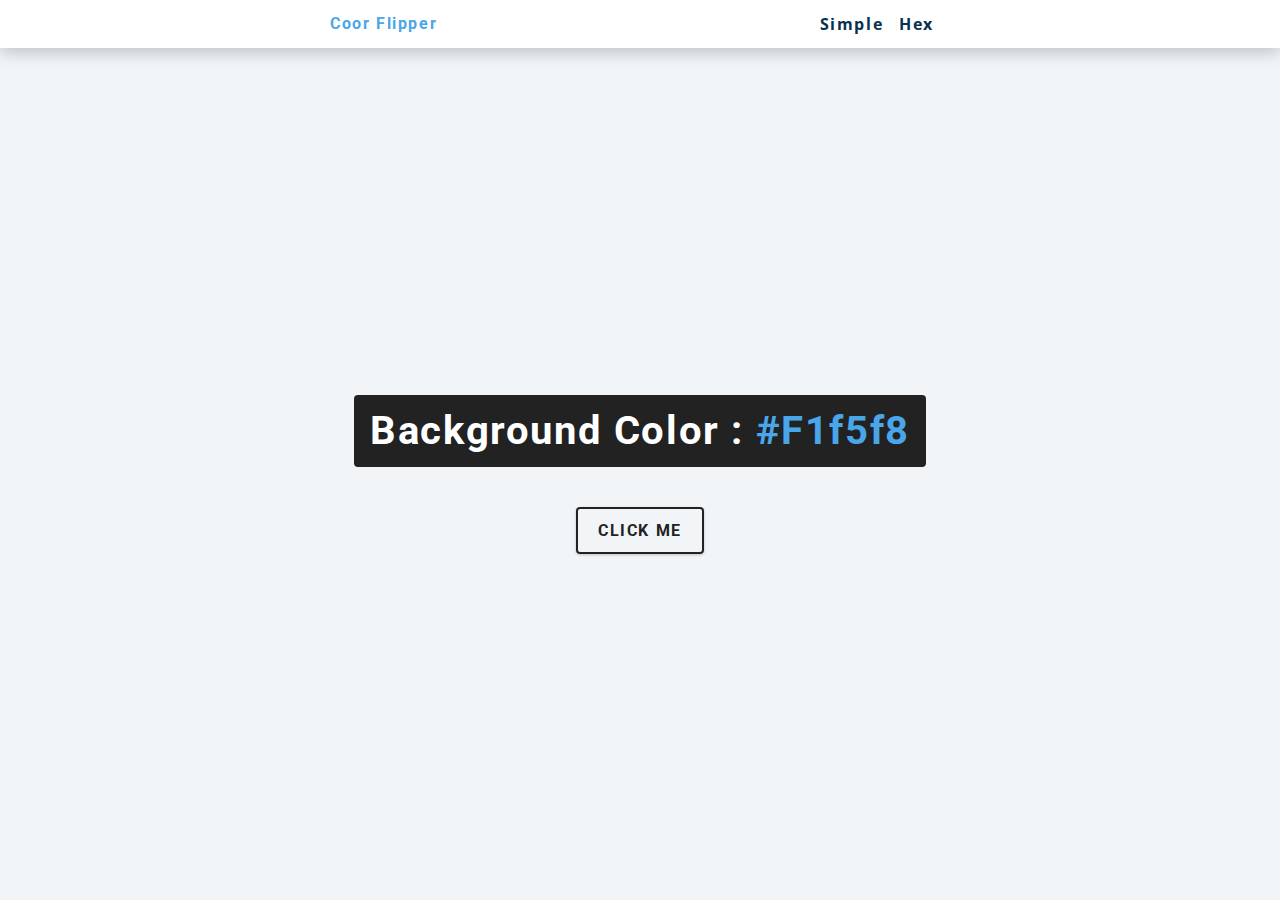
<file: color flipper/index.html>
<!DOCTYPE html>
<html lang="en">

<head>
  <meta charset="UTF-8" />
  <meta name="viewport" content="width=device-width, initial-scale=1.0" />
  <title>Color Flipper || Simple</title>

  <!-- styles -->
  <link rel="stylesheet" href="styles.css" />
</head>

<body>
  <nav>
    <div class="nav-center">
      <h4>coor Flipper</h4>
      <ul class="nav-links">
        <li>
          <a href="index.html">Simple</a>
        </li>
        <li>
          <a href="hex.html">hex</a>
        </li>
      </ul>
    </div>
  </nav>
  <main>
    <div class="container">
      <h2>background color : <span class="color">#f1f5f8</span></h2>
      <button class="btn btn-hero" id="btn">Click me</button>
    </div>
  </main>
  <!-- javascript -->
  <script src="app.js"></script>
</body>

</html>
</file>
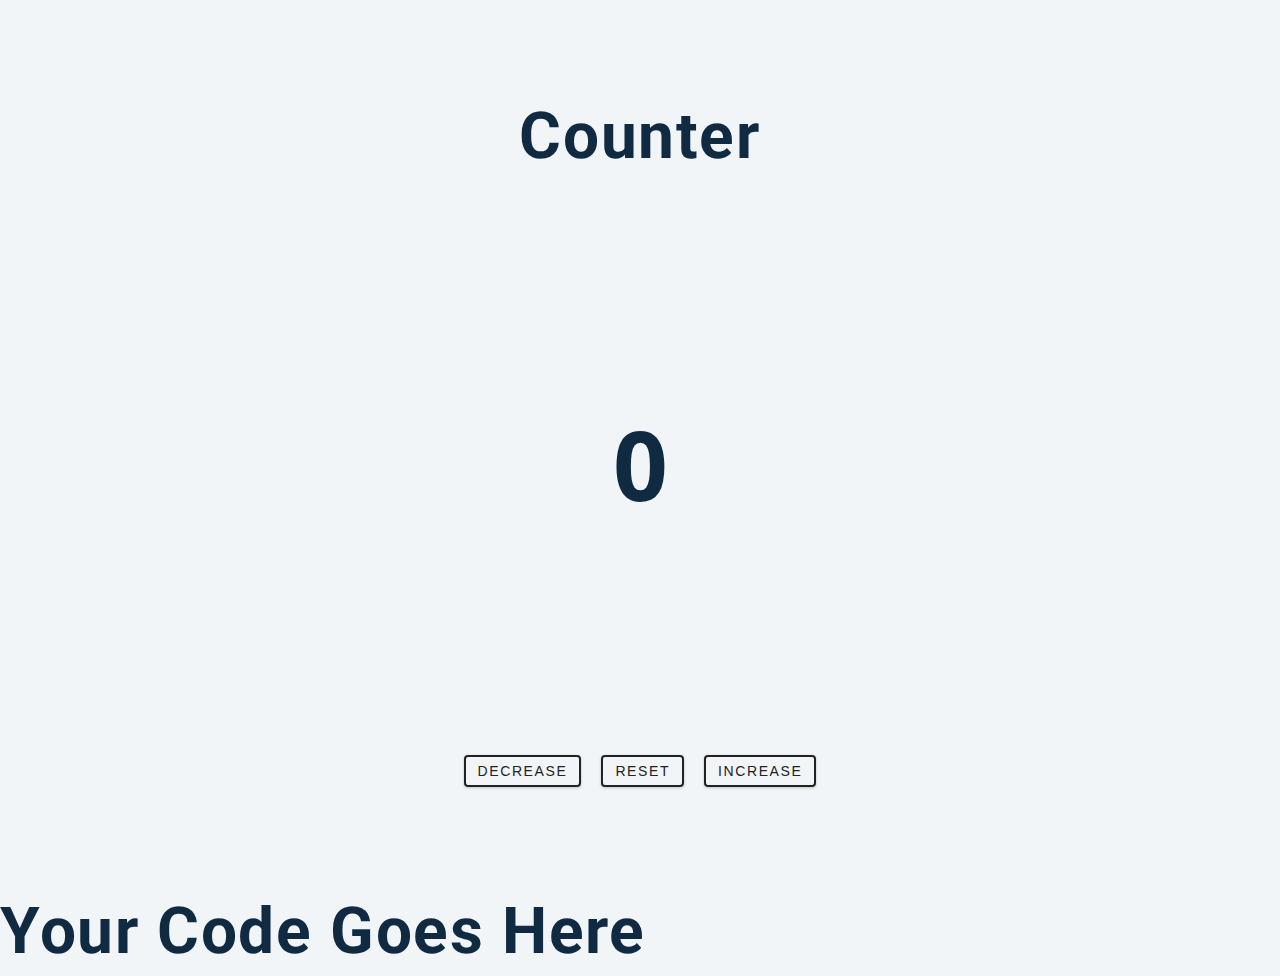
<file: counter/index.html>
<!DOCTYPE html>
<html lang="en">

<head>
  <meta charset="UTF-8" />
  <meta name="viewport" content="width=device-width, initial-scale=1.0" />
  <title>Counter</title>

  <!-- styles -->
  <link rel="stylesheet" href="styles.css" />
</head>

<body>
  <main>
    <div class="container">
      <h1>counter</h1>
    </div>
    <span id="value">0</span>
    <div class="button-container">
      <button class="btn decrease">decrease</button>
      <button class="btn reset">reset</button>
      <button class="btn increase">increase</button>
    </div>
  </main>
  <h1>your code goes here</h1>
  <!-- javascript -->
  <script src="app.js"></script>
</body>

</html>
</file>
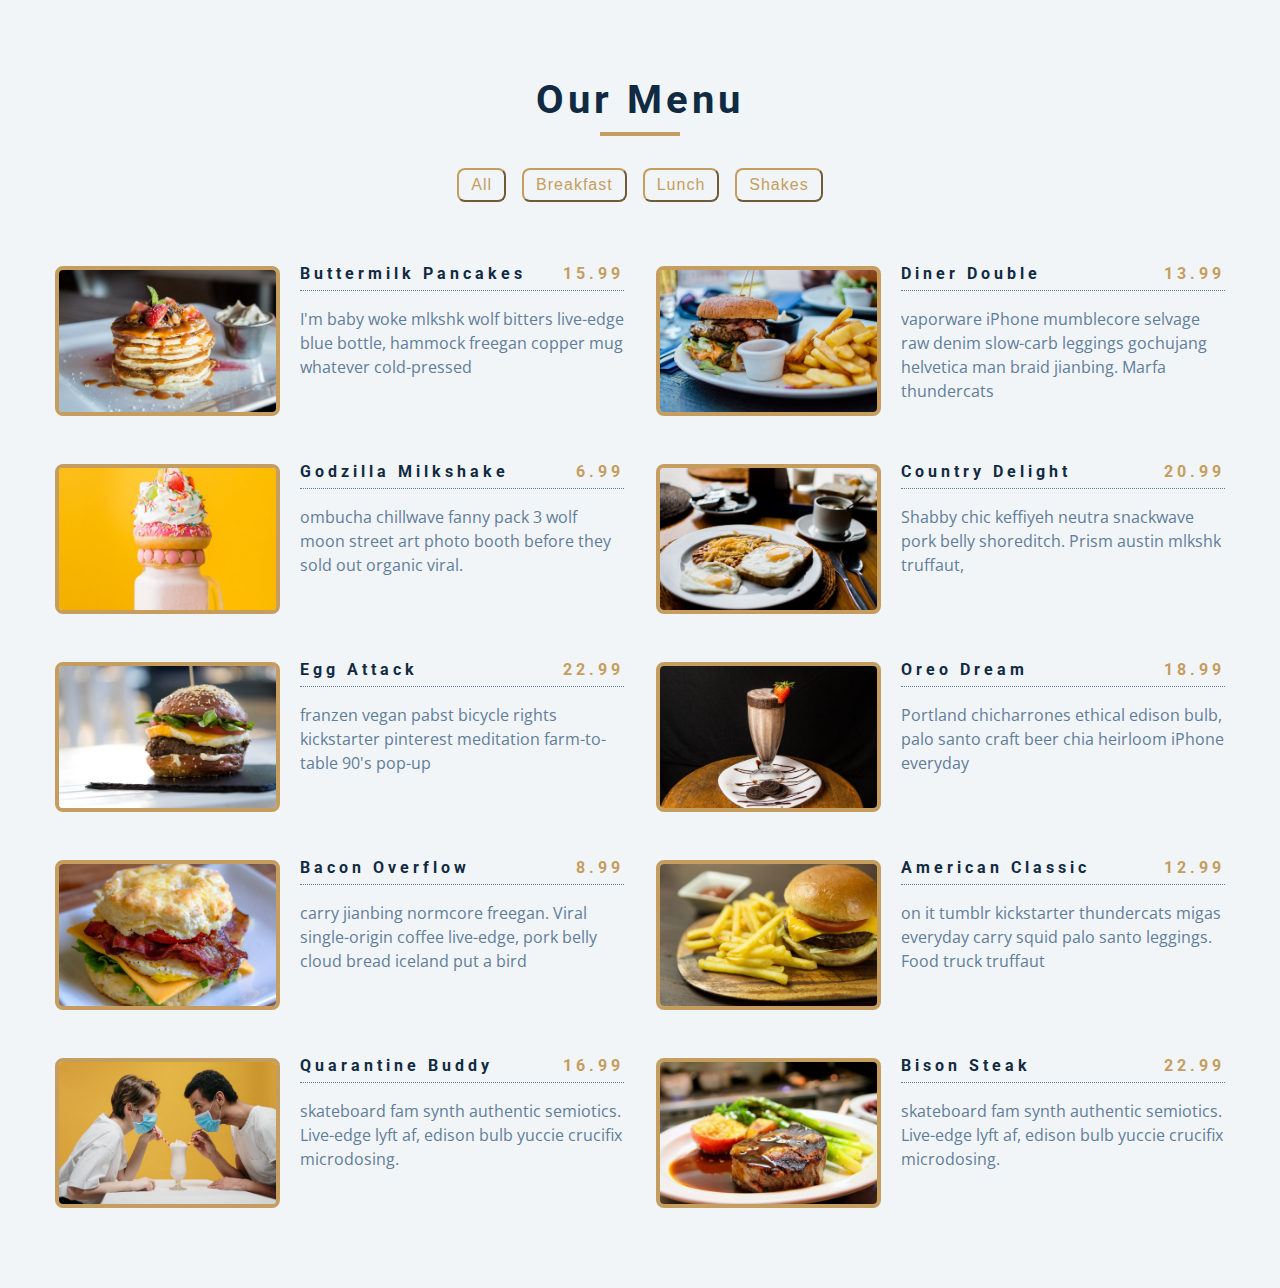
<file: menu/index.html>
<!DOCTYPE html>
<html lang="en">

<head>
  <meta charset="UTF-8" />
  <meta name="viewport" content="width=device-width, initial-scale=1.0" />
  <title>Menu</title>
  <!-- font-awesome -->
  <link rel="stylesheet" href="https://cdnjs.cloudflare.com/ajax/libs/font-awesome/5.14.0/css/all.min.css" />
  <!-- styles -->
  <link rel="stylesheet" href="styles.css" />
</head>

<body>
  <section class="menu">
    <!-- title -->
    <div class="title">
      <h2>our menu</h2>
      <div class="underline"></div>
    </div>
    <!-- filter buttons -->
    <div class="btn-container">
      <button type="button" class="filter-btn" data-id="all">all</button>
      <button type="button" class="filter-btn" data-id="breakfast">
        breakfast
      </button>
      <button type="button" class="filter-btn" data-id="lunch">lunch</button>
      <button type="button" class="filter-btn" data-id="shakes">
        shakes
      </button>
    </div>
    <!-- menu items -->
    <div class="section-center">
      <!-- single item -->
      <article class="menu-item">
        <img src="./menu-item.jpeg" alt="menu item" class="photo" />
        <div class="item-info">
          <header>
            <h4>buttermilk pancakes</h4>
            <h4 class="price">$15</h4>
          </header>
          <p class="item-text">
            Lorem ipsum dolor sit amet consectetur adipisicing elit.
            Repudiandae, sint quam. Et reprehenderit fugiat nesciunt inventore
            laboriosam excepturi! Quo, officia.
          </p>
        </div>
      </article>
      <!-- end of single item -->
      <!-- single item -->
      <article class="menu-item">
        <img src="./menu-item.jpeg" alt="menu item" class="photo" />
        <div class="item-info">
          <header>
            <h4>buttermilk pancakes</h4>
            <h4 class="price">$15</h4>
          </header>
          <p class="item-text">
            Lorem ipsum dolor sit amet consectetur adipisicing elit.
            Repudiandae, sint quam. Et reprehenderit fugiat nesciunt inventore
            laboriosam excepturi! Quo, officia.
          </p>
        </div>
      </article>
      <!-- end of single item -->
      <!-- single item -->
      <article class="menu-item">
        <img src="./menu-item.jpeg" alt="menu item" class="photo" />
        <div class="item-info">
          <header>
            <h4>buttermilk pancakes</h4>
            <h4 class="price">$15</h4>
          </header>
          <p class="item-text">
            Lorem ipsum dolor sit amet consectetur adipisicing elit.
            Repudiandae, sint quam. Et reprehenderit fugiat nesciunt inventore
            laboriosam excepturi! Quo, officia.
          </p>
        </div>
      </article>
      <!-- end of single item -->
    </div>
  </section>
  <!-- javascript -->
  <script src="app.js"></script>
</body>

</html>
</file>
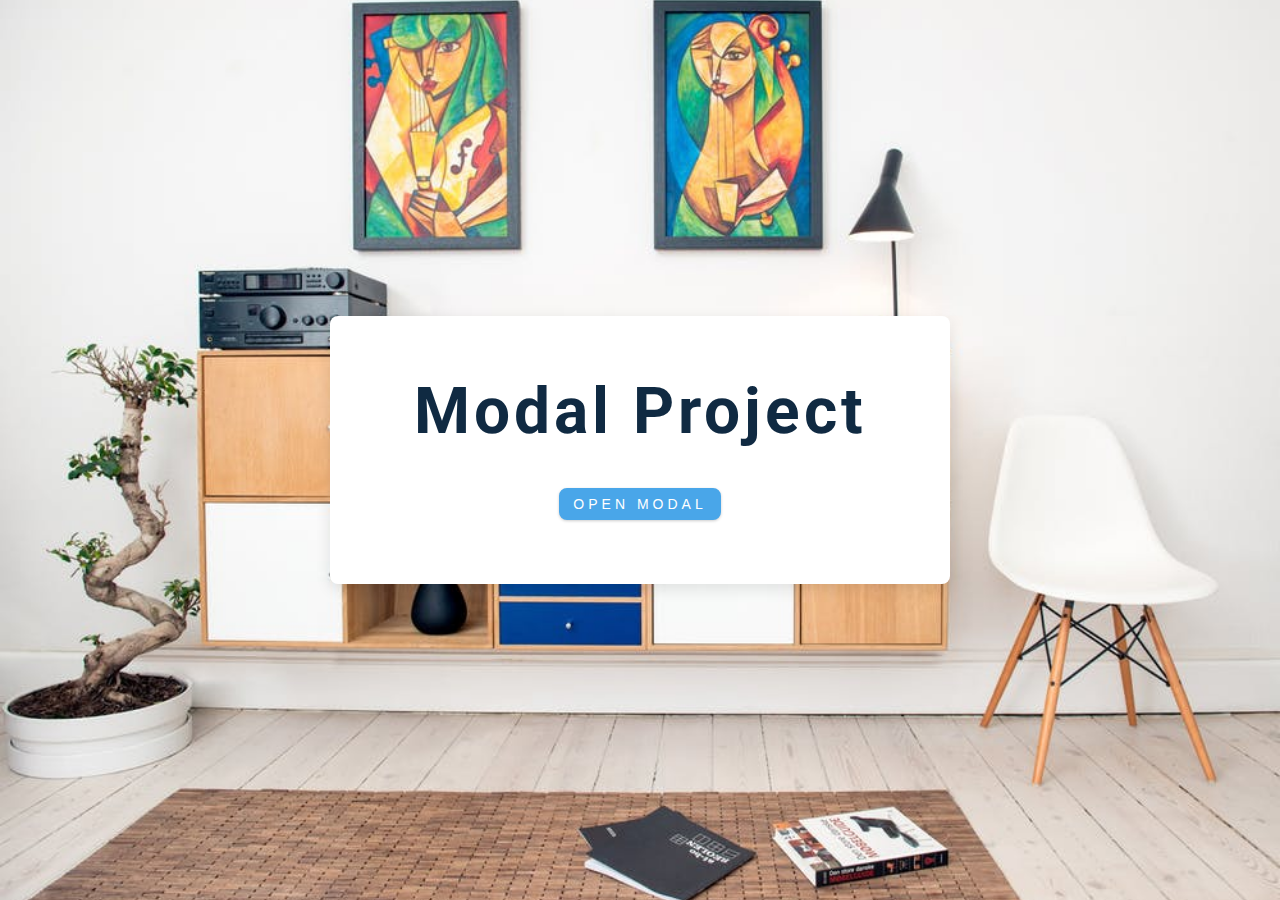
<file: modal/index.html>
<!DOCTYPE html>
<html lang="en">

<head>
  <meta charset="UTF-8" />
  <meta name="viewport" content="width=device-width, initial-scale=1.0" />
  <title>Modal</title>
  <!-- font-awesome -->
  <link rel="stylesheet" href="https://cdnjs.cloudflare.com/ajax/libs/font-awesome/5.14.0/css/all.min.css" />
  <!-- styles -->
  <link rel="stylesheet" href="styles.css" />
</head>

<body>
  <header class="hero">
    <div class="banner">
      <h1>modal project</h1>
      <button class="btn modal-btn">
        open modal
      </button>
    </div>
  </header>

  <div class="modal-overlay">
    <div class="modal-container">
      <h3>modal content</h3>
      <button class="close-btn">
        <i class="fas fa-times"></i>
      </button>
    </div>
  </div>
  <script src="app.js"></script>
</body>

</html>
</file>
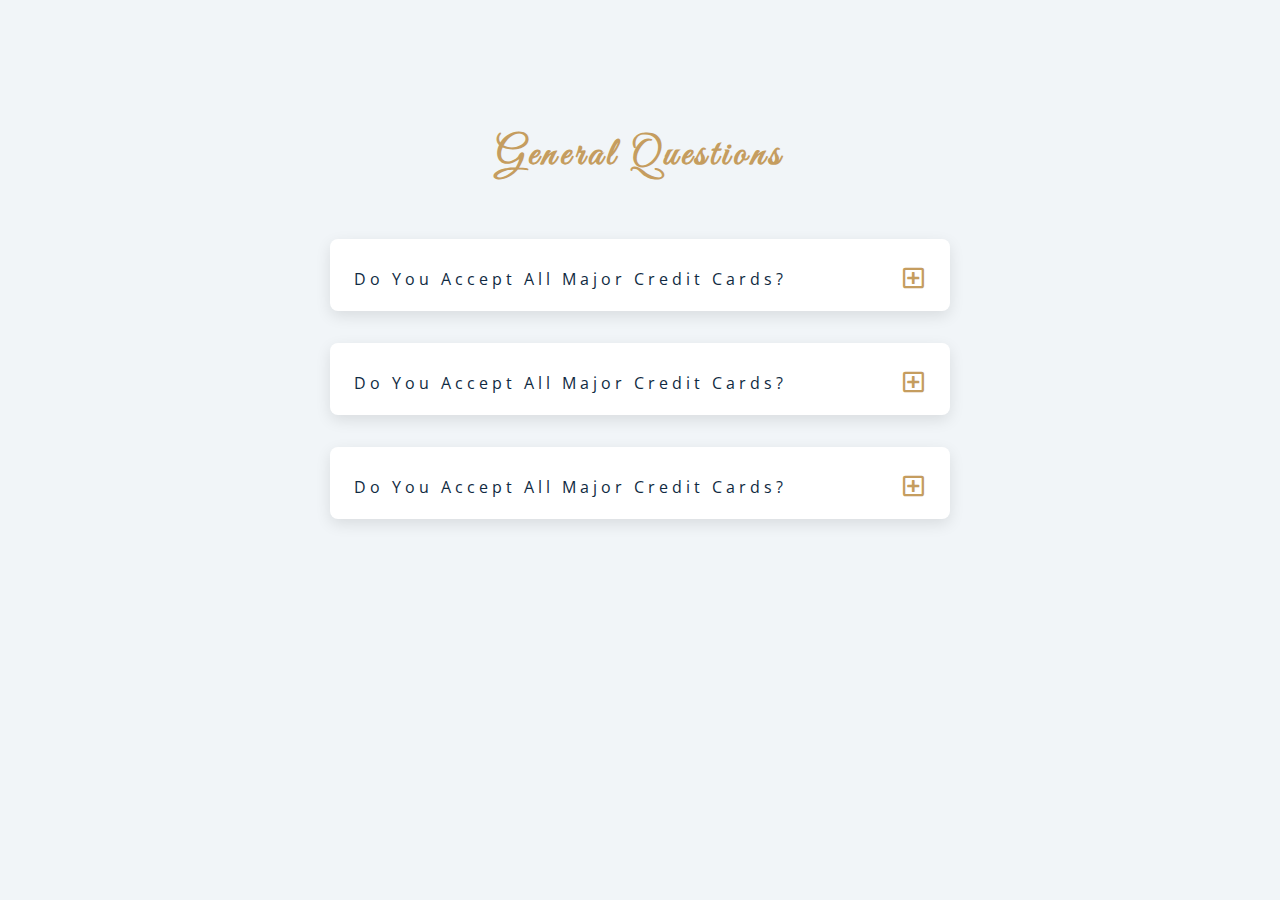
<file: questions/index.html>
<!DOCTYPE html>
<html lang="en">

<head>
  <meta charset="UTF-8" />
  <meta name="viewport" content="width=device-width, initial-scale=1.0" />
  <title>Q & A</title>
  <!-- font-awesome -->
  <link rel="stylesheet" href="https://cdnjs.cloudflare.com/ajax/libs/font-awesome/5.14.0/css/all.min.css" />
  <!-- extra fonts -->
  <link href="https://fonts.googleapis.com/css?family=Great+Vibes&display=swap" rel="stylesheet" />
  <!-- styles -->
  <link rel="stylesheet" href="styles.css" />
</head>

<body>
  <section class="questions">
    <div class="title">
      <h2>general questions</h2>
    </div>
    <div class="section-center">
      <article class="question">
        <div class="question-title">
          <p>do you accept all major credit cards?</p>
          <button type="button" class="question-btn">
            <span class="plus-icon">
              <i class="far fa-plus-square"></i>
            </span>
            <span class="minus-icon">
              <i class="far fa-minus-square"></i>
            </span>
          </button>
        </div>

        <div class="question-text">
          <p>Lorem ipsum dolor sit amet, consectetur adipisicing elit. Ipsum facilis atque maxime nemo minus molestias.
          </p>
        </div>
      </article>

      <article class="question">
        <div class="question-title">
          <p>do you accept all major credit cards?</p>
          <button type="button" class="question-btn">
            <span class="plus-icon">
              <i class="far fa-plus-square"></i>
            </span>
            <span class="minus-icon">
              <i class="far fa-minus-square"></i>
            </span>
          </button>
        </div>

        <div class="question-text">
          <p>Lorem ipsum dolor sit amet, consectetur adipisicing elit. Ipsum facilis atque maxime nemo minus molestias.
          </p>
        </div>
      </article>

      <article class="question">
        <div class="question-title">
          <p>do you accept all major credit cards?</p>
          <button type="button" class="question-btn">
            <span class="plus-icon">
              <i class="far fa-plus-square"></i>
            </span>
            <span class="minus-icon">
              <i class="far fa-minus-square"></i>
            </span>
          </button>
        </div>

        <div class="question-text">
          <p>Lorem ipsum dolor sit amet, consectetur adipisicing elit. Ipsum facilis atque maxime nemo minus molestias.
          </p>
        </div>
      </article>
    </div>
  </section>
  <script src="app.js"></script>
</body>

</html>
</file>
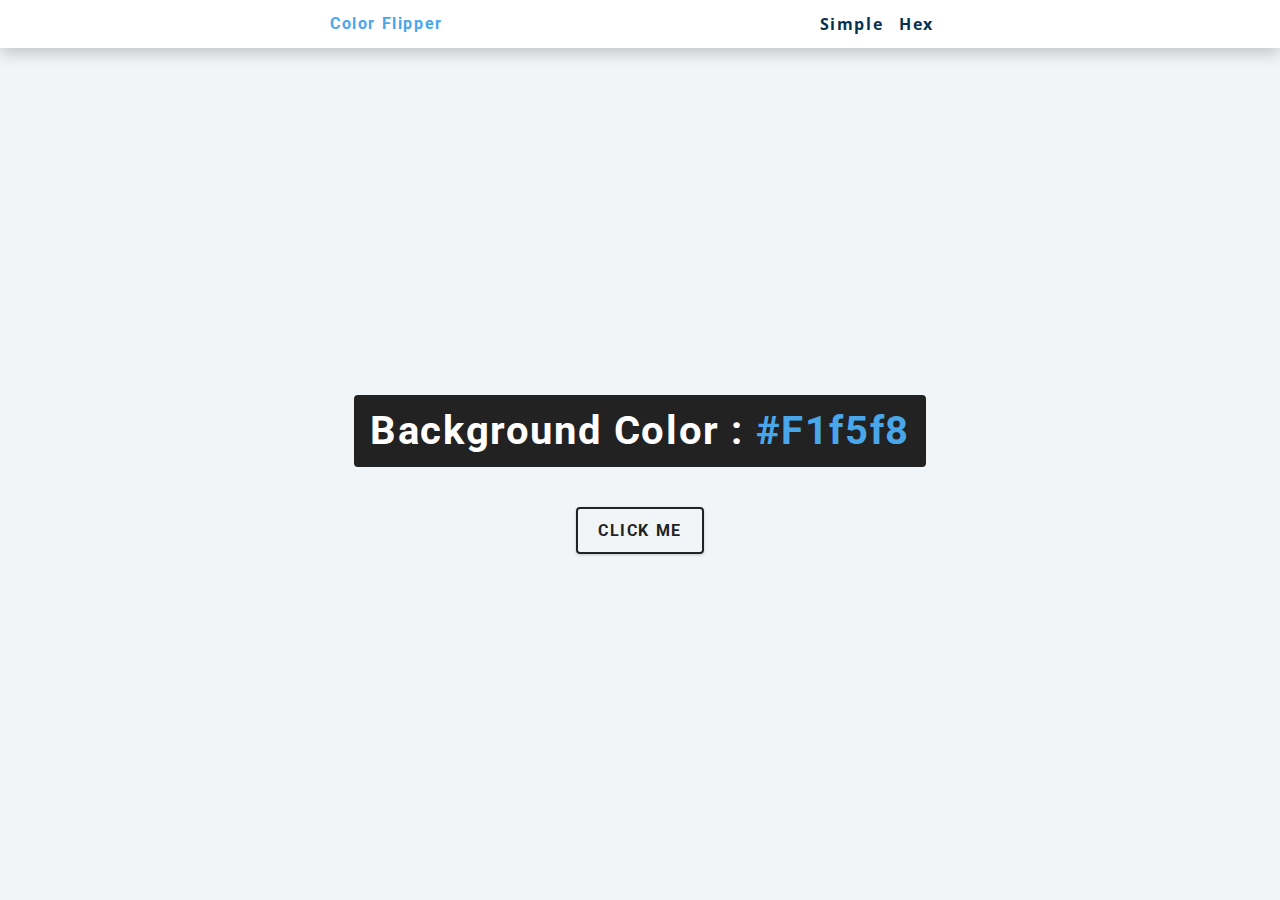
<file: color flipper/hex.html>
<!DOCTYPE html>
<html lang="en">
  <head>
    <meta charset="UTF-8" />
    <meta name="viewport" content="width=device-width, initial-scale=1.0" />
    <title>
      Color Flipper || Simple
    </title>

    <!-- styles -->
    <link rel="stylesheet" href="styles.css" />
  </head>

  <body>
    <nav>
      <div class="nav-center">
        <h4>color flipper</h4>
        <ul class="nav-links">
          <li><a href="index.html">simple</a></li>
          <li><a href="hex.html">hex</a></li>
        </ul>
      </div>
    </nav>
    <main>
      <div class="container">
        <h2>background color : <span class="color">#f1f5f8</span></h2>
        <button class="btn btn-hero" id="btn">click me</button>
      </div>
    </main>
    <!-- javascript -->
    <script src="hex.js"></script>
  </body>
</html>
</file>
<file: color flipper/styles.css>
/*
=============== 
Fonts
===============
*/
@import url("https://fonts.googleapis.com/css?family=Open+Sans|Roboto:400,700&display=swap");

/*
=============== 
Variables
===============
*/

:root {
  /* dark shades of primary color*/
  --clr-primary-1: hsl(205, 86%, 17%);
  --clr-primary-2: hsl(205, 77%, 27%);
  --clr-primary-3: hsl(205, 72%, 37%);
  --clr-primary-4: hsl(205, 63%, 48%);
  /* primary/main color */
  --clr-primary-5: hsl(205, 78%, 60%);
  /* lighter shades of primary color */
  --clr-primary-6: hsl(205, 89%, 70%);
  --clr-primary-7: hsl(205, 90%, 76%);
  --clr-primary-8: hsl(205, 86%, 81%);
  --clr-primary-9: hsl(205, 90%, 88%);
  --clr-primary-10: hsl(205, 100%, 96%);
  /* darkest grey - used for headings */
  --clr-grey-1: hsl(209, 61%, 16%);
  --clr-grey-2: hsl(211, 39%, 23%);
  --clr-grey-3: hsl(209, 34%, 30%);
  --clr-grey-4: hsl(209, 28%, 39%);
  /* grey used for paragraphs */
  --clr-grey-5: hsl(210, 22%, 49%);
  --clr-grey-6: hsl(209, 23%, 60%);
  --clr-grey-7: hsl(211, 27%, 70%);
  --clr-grey-8: hsl(210, 31%, 80%);
  --clr-grey-9: hsl(212, 33%, 89%);
  --clr-grey-10: hsl(210, 36%, 96%);
  --clr-white: #fff;
  --clr-red-dark: hsl(360, 67%, 44%);
  --clr-red-light: hsl(360, 71%, 66%);
  --clr-green-dark: hsl(125, 67%, 44%);
  --clr-green-light: hsl(125, 71%, 66%);
  --clr-black: #222;
  --ff-primary: "Roboto", sans-serif;
  --ff-secondary: "Open Sans", sans-serif;
  --transition: all 0.3s linear;
  --spacing: 0.1rem;
  --radius: 0.25rem;
  --light-shadow: 0 5px 15px rgba(0, 0, 0, 0.1);
  --dark-shadow: 0 5px 15px rgba(0, 0, 0, 0.2);
  --max-width: 1170px;
  --fixed-width: 620px;
}
/*
=============== 
Global Styles
===============
*/

*,
::after,
::before {
  margin: 0;
  padding: 0;
  box-sizing: border-box;
}
body {
  font-family: var(--ff-secondary);
  background: var(--clr-grey-10);
  color: var(--clr-grey-1);
  line-height: 1.5;
  font-size: 0.875rem;
}
ul {
  list-style-type: none;
}
a {
  text-decoration: none;
}
h1,
h2,
h3,
h4 {
  letter-spacing: var(--spacing);
  text-transform: capitalize;
  line-height: 1.25;
  margin-bottom: 0.75rem;
  font-family: var(--ff-primary);
}
h1 {
  font-size: 3rem;
}
h2 {
  font-size: 2rem;
}
h3 {
  font-size: 1.25rem;
}
h4 {
  font-size: 0.875rem;
}
p {
  margin-bottom: 1.25rem;
  color: var(--clr-grey-5);
}
@media screen and (min-width: 800px) {
  h1 {
    font-size: 4rem;
  }
  h2 {
    font-size: 2.5rem;
  }
  h3 {
    font-size: 1.75rem;
  }
  h4 {
    font-size: 1rem;
  }
  body {
    font-size: 1rem;
  }
  h1,
  h2,
  h3,
  h4 {
    line-height: 1;
  }
}
/*  global classes */

/* section */
.section {
  padding: 5rem 0;
}

.section-center {
  width: 90vw;
  margin: 0 auto;
  max-width: 1170px;
}
@media screen and (min-width: 992px) {
  .section-center {
    width: 95vw;
  }
}
main {
  min-height: 100vh;
  display: grid;
  place-items: center;
}

/*
=============== 
Nav
===============
*/
nav {
  background: var(--clr-white);
  height: 3rem;
  display: grid;
  align-items: center;
  box-shadow: var(--dark-shadow);
}
.nav-center {
  width: 90vw;
  max-width: var(--fixed-width);
  margin: 0 auto;
  display: flex;
  align-items: center;
  justify-content: space-between;
}
.nav-center h4 {
  margin-bottom: 0;
  color: var(--clr-primary-5);
}
.nav-links {
  display: flex;
}
nav a {
  text-transform: capitalize;
  font-weight: 700;
  font-size: 1rem;
  color: var(--clr-primary-1);
  letter-spacing: var(--spacing);
  margin-right: 1rem;
}
nav a:hover {
  color: var(--clr-primary-5);
}
/*
=============== 
Container
===============
*/
main {
  min-height: calc(100vh - 3rem);
  display: grid;
  place-items: center;
}
.container {
  text-align: center;
}
.container h2 {
  background: var(--clr-black);
  color: var(--clr-white);
  padding: 1rem;
  border-radius: var(--radius);
  margin-bottom: 2.5rem;
}
.color {
  color: var(--clr-primary-5);
}
.btn-hero {
  font-family: var(--ff-primary);
  text-transform: uppercase;
  background: transparent;
  color: var(--clr-black);
  letter-spacing: var(--spacing);
  display: inline-block;
  font-weight: 700;
  transition: var(--transition);
  border: 2px solid var(--clr-black);
  cursor: pointer;
  box-shadow: 0 1px 3px rgba(0, 0, 0, 0.2);
  border-radius: var(--radius);
  font-size: 1rem;
  padding: 0.75rem 1.25rem;
}
.btn-hero:hover {
  color: var(--clr-white);
  background: var(--clr-black);
}
</file>
<file: counter/styles.css>
/*
=============== 
Fonts
===============
*/
@import url("https://fonts.googleapis.com/css?family=Open+Sans|Roboto:400,700&display=swap");

/*
=============== 
Variables
===============
*/

:root {
  /* dark shades of primary color*/
  --clr-primary-1: hsl(205, 86%, 17%);
  --clr-primary-2: hsl(205, 77%, 27%);
  --clr-primary-3: hsl(205, 72%, 37%);
  --clr-primary-4: hsl(205, 63%, 48%);
  /* primary/main color */
  --clr-primary-5: hsl(205, 78%, 60%);
  /* lighter shades of primary color */
  --clr-primary-6: hsl(205, 89%, 70%);
  --clr-primary-7: hsl(205, 90%, 76%);
  --clr-primary-8: hsl(205, 86%, 81%);
  --clr-primary-9: hsl(205, 90%, 88%);
  --clr-primary-10: hsl(205, 100%, 96%);
  /* darkest grey - used for headings */
  --clr-grey-1: hsl(209, 61%, 16%);
  --clr-grey-2: hsl(211, 39%, 23%);
  --clr-grey-3: hsl(209, 34%, 30%);
  --clr-grey-4: hsl(209, 28%, 39%);
  /* grey used for paragraphs */
  --clr-grey-5: hsl(210, 22%, 49%);
  --clr-grey-6: hsl(209, 23%, 60%);
  --clr-grey-7: hsl(211, 27%, 70%);
  --clr-grey-8: hsl(210, 31%, 80%);
  --clr-grey-9: hsl(212, 33%, 89%);
  --clr-grey-10: hsl(210, 36%, 96%);
  --clr-white: #fff;
  --clr-red-dark: hsl(360, 67%, 44%);
  --clr-red-light: hsl(360, 71%, 66%);
  --clr-green-dark: hsl(125, 67%, 44%);
  --clr-green-light: hsl(125, 71%, 66%);
  --clr-black: #222;
  --ff-primary: "Roboto", sans-serif;
  --ff-secondary: "Open Sans", sans-serif;
  --transition: all 0.3s linear;
  --spacing: 0.1rem;
  --radius: 0.25rem;
  --light-shadow: 0 5px 15px rgba(0, 0, 0, 0.1);
  --dark-shadow: 0 5px 15px rgba(0, 0, 0, 0.2);
  --max-width: 1170px;
  --fixed-width: 620px;
}
/*
=============== 
Global Styles
===============
*/

*,
::after,
::before {
  margin: 0;
  padding: 0;
  box-sizing: border-box;
}
body {
  font-family: var(--ff-secondary);
  background: var(--clr-grey-10);
  color: var(--clr-grey-1);
  line-height: 1.5;
  font-size: 0.875rem;
}
ul {
  list-style-type: none;
}
a {
  text-decoration: none;
}
h1,
h2,
h3,
h4 {
  letter-spacing: var(--spacing);
  text-transform: capitalize;
  line-height: 1.25;
  margin-bottom: 0.75rem;
  font-family: var(--ff-primary);
}
h1 {
  font-size: 3rem;
}
h2 {
  font-size: 2rem;
}
h3 {
  font-size: 1.25rem;
}
h4 {
  font-size: 0.875rem;
}
p {
  margin-bottom: 1.25rem;
  color: var(--clr-grey-5);
}
@media screen and (min-width: 800px) {
  h1 {
    font-size: 4rem;
  }
  h2 {
    font-size: 2.5rem;
  }
  h3 {
    font-size: 1.75rem;
  }
  h4 {
    font-size: 1rem;
  }
  body {
    font-size: 1rem;
  }
  h1,
  h2,
  h3,
  h4 {
    line-height: 1;
  }
}
/*  global classes */

/* section */
.section {
  padding: 5rem 0;
}

.section-center {
  width: 90vw;
  margin: 0 auto;
  max-width: 1170px;
}
@media screen and (min-width: 992px) {
  .section-center {
    width: 95vw;
  }
}
main {
  min-height: 100vh;
  display: grid;
  place-items: center;
}

/*
=============== 
Counter
===============
*/

main {
  min-height: 100vh;
  display: grid;
  place-items: center;
}
.container {
  text-align: center;
}
#value {
  font-size: 6rem;
  font-weight: bold;
}
.btn {
  text-transform: uppercase;
  background: transparent;
  color: var(--clr-black);
  padding: 0.375rem 0.75rem;
  letter-spacing: var(--spacing);
  display: inline-block;
  transition: var(--transition);
  font-size: 0.875rem;
  border: 2px solid var(--clr-black);
  cursor: pointer;
  box-shadow: 0 1px 3px rgba(0, 0, 0, 0.2);
  border-radius: var(--radius);
  margin: 0.5rem;
}
.btn:hover {
  color: var(--clr-white);
  background: var(--clr-black);
}
</file>
<file: menu/styles.css>
/*
=============== 
Fonts
===============
*/
@import url("https://fonts.googleapis.com/css?family=Open+Sans|Roboto:400,700&display=swap");

/*
=============== 
Variables
===============
*/

:root {
  /* dark shades of primary color*/
  --clr-primary-1: hsl(205, 86%, 17%);
  --clr-primary-2: hsl(205, 77%, 27%);
  --clr-primary-3: hsl(205, 72%, 37%);
  --clr-primary-4: hsl(205, 63%, 48%);
  /* primary/main color */
  --clr-primary-5: #49a6e9;
  /* lighter shades of primary color */
  --clr-primary-6: hsl(205, 89%, 70%);
  --clr-primary-7: hsl(205, 90%, 76%);
  --clr-primary-8: hsl(205, 86%, 81%);
  --clr-primary-9: hsl(205, 90%, 88%);
  --clr-primary-10: hsl(205, 100%, 96%);
  /* darkest grey - used for headings */
  --clr-grey-1: hsl(209, 61%, 16%);
  --clr-grey-2: hsl(211, 39%, 23%);
  --clr-grey-3: hsl(209, 34%, 30%);
  --clr-grey-4: hsl(209, 28%, 39%);
  /* grey used for paragraphs */
  --clr-grey-5: hsl(210, 22%, 49%);
  --clr-grey-6: hsl(209, 23%, 60%);
  --clr-grey-7: hsl(211, 27%, 70%);
  --clr-grey-8: hsl(210, 31%, 80%);
  --clr-grey-9: hsl(212, 33%, 89%);
  --clr-grey-10: hsl(210, 36%, 96%);
  --clr-white: #fff;
  --clr-red-dark: hsl(360, 67%, 44%);
  --clr-red-light: hsl(360, 71%, 66%);
  --clr-green-dark: hsl(125, 67%, 44%);
  --clr-green-light: hsl(125, 71%, 66%);
  --clr-gold: #c59d5f;
  --clr-black: #222;
  --ff-primary: "Roboto", sans-serif;
  --ff-secondary: "Open Sans", sans-serif;
  --transition: all 0.3s linear;
  --spacing: 0.25rem;
  --radius: 0.5rem;
  --light-shadow: 0 5px 15px rgba(0, 0, 0, 0.1);
  --dark-shadow: 0 5px 15px rgba(0, 0, 0, 0.2);
  --max-width: 1170px;
  --fixed-width: 620px;
}
/*
=============== 
Global Styles
===============
*/

*,
::after,
::before {
  margin: 0;
  padding: 0;
  box-sizing: border-box;
}
body {
  font-family: var(--ff-secondary);
  background: var(--clr-grey-10);
  color: var(--clr-grey-1);
  line-height: 1.5;
  font-size: 0.875rem;
}
ul {
  list-style-type: none;
}
a {
  text-decoration: none;
}
img:not(.logo) {
  width: 100%;
}
img {
  display: block;
}

h1,
h2,
h3,
h4 {
  letter-spacing: var(--spacing);
  text-transform: capitalize;
  line-height: 1.25;
  margin-bottom: 0.75rem;
  font-family: var(--ff-primary);
}
h1 {
  font-size: 3rem;
}
h2 {
  font-size: 2rem;
}
h3 {
  font-size: 1.25rem;
}
h4 {
  font-size: 0.875rem;
}
p {
  margin-bottom: 1.25rem;
  color: var(--clr-grey-5);
}
@media screen and (min-width: 800px) {
  h1 {
    font-size: 4rem;
  }
  h2 {
    font-size: 2.5rem;
  }
  h3 {
    font-size: 1.75rem;
  }
  h4 {
    font-size: 1rem;
  }
  body {
    font-size: 1rem;
  }
  h1,
  h2,
  h3,
  h4 {
    line-height: 1;
  }
}
/*  global classes */

.btn {
  text-transform: uppercase;
  background: transparent;
  color: var(--clr-black);
  padding: 0.375rem 0.75rem;
  letter-spacing: var(--spacing);
  display: inline-block;
  transition: var(--transition);
  font-size: 0.875rem;
  border: 2px solid var(--clr-black);
  cursor: pointer;
  box-shadow: 0 1px 3px rgba(0, 0, 0, 0.2);
  border-radius: var(--radius);
}
.btn:hover {
  color: var(--clr-white);
  background: var(--clr-black);
}
/* section */
.section {
  padding: 5rem 0;
}

main {
  min-height: 100vh;
  display: grid;
  place-items: center;
}
/*
=============== 
Menu
===============
*/

.menu {
  padding: 5rem 0;
}
.title {
  text-align: center;
  margin-bottom: 2rem;
}
.underline {
  width: 5rem;
  height: 0.25rem;
  background: var(--clr-gold);
  margin-left: auto;
  margin-right: auto;
}
.btn-container {
  margin-bottom: 4rem;
  display: flex;
  justify-content: center;
}
.filter-btn {
  background: transparent;
  border-color: var(--clr-gold);
  font-size: 1rem;
  text-transform: capitalize;
  margin: 0 0.5rem;
  letter-spacing: 1px;
  border-radius: var(--radius);
  padding: 0.375rem 0.75rem;
  color: var(--clr-gold);
  cursor: pointer;
  transition: var(--transition);
}
.filter-btn:hover {
  background: var(--clr-gold);
  color: var(--clr-white);
}
.section-center {
  width: 90vw;
  margin: 0 auto;
  max-width: 1170px;
  display: grid;
  gap: 3rem 2rem;
  justify-items: center;
}
.menu-item {
  display: grid;
  gap: 1rem 2rem;
  max-width: 25rem;
}
.photo {
  object-fit: cover;
  height: 200px;
  border: 0.25rem solid var(--clr-gold);
  border-radius: var(--radius);
}
.item-info header {
  display: flex;
  justify-content: space-between;
  border-bottom: 0.5px dotted var(--clr-grey-5);
}
.item-info h4 {
  margin-bottom: 0.5rem;
}
.price {
  color: var(--clr-gold);
}
.item-text {
  margin-bottom: 0;
  padding-top: 1rem;
}

@media screen and (min-width: 768px) {
  .menu-item {
    grid-template-columns: 225px 1fr;
    gap: 0 1.25rem;
    max-width: 40rem;
  }
  .photo {
    height: 175px;
  }
}
@media screen and (min-width: 1200px) {
  .section-center {
    width: 95vw;
    grid-template-columns: 1fr 1fr;
  }
  .photo {
    height: 150px;
  }
}
</file>
<file: modal/styles.css>
/*
=============== 
Fonts
===============
*/
@import url("https://fonts.googleapis.com/css?family=Open+Sans|Roboto:400,700&display=swap");

/*
=============== 
Variables
===============
*/

:root {
  /* dark shades of primary color*/
  --clr-primary-1: hsl(205, 86%, 17%);
  --clr-primary-2: hsl(205, 77%, 27%);
  --clr-primary-3: hsl(205, 72%, 37%);
  --clr-primary-4: hsl(205, 63%, 48%);
  /* primary/main color */
  --clr-primary-5: #49a6e9;
  /* --clr-primary-5: rgb(73, 166, 233); */
  /* lighter shades of primary color */
  --clr-primary-6: hsl(205, 89%, 70%);
  --clr-primary-7: hsl(205, 90%, 76%);
  --clr-primary-8: hsl(205, 86%, 81%);
  --clr-primary-9: hsl(205, 90%, 88%);
  --clr-primary-10: hsl(205, 100%, 96%);
  /* darkest grey - used for headings */
  --clr-grey-1: hsl(209, 61%, 16%);
  --clr-grey-2: hsl(211, 39%, 23%);
  --clr-grey-3: hsl(209, 34%, 30%);
  --clr-grey-4: hsl(209, 28%, 39%);
  /* grey used for paragraphs */
  --clr-grey-5: hsl(210, 22%, 49%);
  --clr-grey-6: hsl(209, 23%, 60%);
  --clr-grey-7: hsl(211, 27%, 70%);
  --clr-grey-8: hsl(210, 31%, 80%);
  --clr-grey-9: hsl(212, 33%, 89%);
  --clr-grey-10: hsl(210, 36%, 96%);
  --clr-white: #fff;
  --clr-red-dark: hsl(360, 67%, 44%);
  --clr-red-light: hsl(360, 71%, 66%);
  --clr-green-dark: hsl(125, 67%, 44%);
  --clr-green-light: hsl(125, 71%, 66%);
  --clr-black: #222;
  --ff-primary: "Roboto", sans-serif;
  --ff-secondary: "Open Sans", sans-serif;
  --transition: all 0.3s linear;
  --spacing: 0.25rem;
  --radius: 0.5rem;
  --light-shadow: 0 5px 15px rgba(0, 0, 0, 0.1);
  --dark-shadow: 0 5px 15px rgba(0, 0, 0, 0.2);
  --max-width: 1170px;
  --fixed-width: 620px;
}
/*
=============== 
Global Styles
===============
*/

*,
::after,
::before {
  margin: 0;
  padding: 0;
  box-sizing: border-box;
}
body {
  font-family: var(--ff-secondary);
  background: var(--clr-grey-10);
  color: var(--clr-grey-1);
  line-height: 1.5;
  font-size: 0.875rem;
}
ul {
  list-style-type: none;
}
a {
  text-decoration: none;
}
img:not(.logo) {
  width: 100%;
}
img {
  display: block;
}

h1,
h2,
h3,
h4 {
  letter-spacing: var(--spacing);
  text-transform: capitalize;
  line-height: 1.25;
  margin-bottom: 0.75rem;
  font-family: var(--ff-primary);
}
h1 {
  font-size: 3rem;
}
h2 {
  font-size: 2rem;
}
h3 {
  font-size: 1.25rem;
}
h4 {
  font-size: 0.875rem;
}
p {
  margin-bottom: 1.25rem;
  color: var(--clr-grey-5);
}
@media screen and (min-width: 800px) {
  h1 {
    font-size: 4rem;
  }
  h2 {
    font-size: 2.5rem;
  }
  h3 {
    font-size: 1.75rem;
  }
  h4 {
    font-size: 1rem;
  }
  body {
    font-size: 1rem;
  }
  h1,
  h2,
  h3,
  h4 {
    line-height: 1;
  }
}
/*  global classes */

.btn {
  text-transform: uppercase;
  background: transparent;
  color: var(--clr-black);
  padding: 0.375rem 0.75rem;
  letter-spacing: var(--spacing);
  display: inline-block;
  transition: var(--transition);
  font-size: 0.875rem;
  border: 2px solid var(--clr-black);
  cursor: pointer;
  box-shadow: 0 1px 3px rgba(0, 0, 0, 0.2);
  border-radius: var(--radius);
}
.btn:hover {
  color: var(--clr-white);
  background: var(--clr-black);
}
/* section */
.section {
  padding: 5rem 0;
}

.section-center {
  width: 90vw;
  margin: 0 auto;
  max-width: 1170px;
}
@media screen and (min-width: 992px) {
  .section-center {
    width: 95vw;
  }
}
main {
  min-height: 100vh;
  display: grid;
  place-items: center;
}
/*
=============== 
Modal
===============
*/
.hero {
  min-height: 100vh;
  background: url("./hero.jpeg") center/cover no-repeat;
  display: grid;
  place-items: center;
}
.banner {
  background: var(--clr-white);
  padding: 4rem 0;
  border-radius: var(--radius);
  box-shadow: var(--light-shadow);
  text-align: center;
  width: 90vw;
  max-width: var(--fixed-width);
}
.modal-btn {
  margin-top: 2rem;
  background: var(--clr-primary-5);
  border-color: var(--clr-primary-5);
  color: var(--clr-white);
}
.modal-btn:hover {
  background: transparent;
  color: var(--clr-primary-5);
}
.modal-overlay {
  position: fixed;
  top: 0;
  left: 0;
  width: 100%;
  height: 100%;
  background: rgba(73, 166, 233, 0.5);
  display: grid;
  place-items: center;
  transition: var(--transition);
  visibility: hidden;
  z-index: -10;
}
/* OPEN/CLOSE MODAL */
.open-modal {
  visibility: visible;
  z-index: 10;
}
.modal-container {
  background: var(--clr-white);
  border-radius: var(--radius);
  width: 90vw;
  height: 30vh;
  max-width: var(--fixed-width);
  text-align: center;
  display: grid;
  place-items: center;
  position: relative;
}
.close-btn {
  position: absolute;
  top: 1rem;
  right: 1rem;
  font-size: 2rem;
  background: transparent;
  border-color: transparent;
  color: var(--clr-red-dark);
  cursor: pointer;
  transition: var(--transition);
}
.close-btn:hover {
  color: var(--clr-red-light);
  transform: scale(1.3);
}
</file>
<file: questions/styles.css>
/*
=============== 
Fonts
===============
*/
@import url("https://fonts.googleapis.com/css?family=Open+Sans|Roboto:400,700&display=swap");

/*
=============== 
Variables
===============
*/

:root {
  /* dark shades of primary color*/
  --clr-primary-1: hsl(205, 86%, 17%);
  --clr-primary-2: hsl(205, 77%, 27%);
  --clr-primary-3: hsl(205, 72%, 37%);
  --clr-primary-4: hsl(205, 63%, 48%);
  /* primary/main color */
  --clr-primary-5: #49a6e9;
  /* lighter shades of primary color */
  --clr-primary-6: hsl(205, 89%, 70%);
  --clr-primary-7: hsl(205, 90%, 76%);
  --clr-primary-8: hsl(205, 86%, 81%);
  --clr-primary-9: hsl(205, 90%, 88%);
  --clr-primary-10: hsl(205, 100%, 96%);
  /* darkest grey - used for headings */
  --clr-grey-1: hsl(209, 61%, 16%);
  --clr-grey-2: hsl(211, 39%, 23%);
  --clr-grey-3: hsl(209, 34%, 30%);
  --clr-grey-4: hsl(209, 28%, 39%);
  /* grey used for paragraphs */
  --clr-grey-5: hsl(210, 22%, 49%);
  --clr-grey-6: hsl(209, 23%, 60%);
  --clr-grey-7: hsl(211, 27%, 70%);
  --clr-grey-8: hsl(210, 31%, 80%);
  --clr-grey-9: hsl(212, 33%, 89%);
  --clr-grey-10: hsl(210, 36%, 96%);
  --clr-white: #fff;
  --clr-red-dark: hsl(360, 67%, 44%);
  --clr-red-light: hsl(360, 71%, 66%);
  --clr-green-dark: hsl(125, 67%, 44%);
  --clr-green-light: hsl(125, 71%, 66%);
  --clr-gold: #c59d5f;
  --clr-black: #222;
  --ff-primary: "Roboto", sans-serif;
  --ff-secondary: "Open Sans", sans-serif;
  --transition: all 0.3s linear;
  --spacing: 0.25rem;
  --radius: 0.5rem;
  --light-shadow: 0 5px 15px rgba(0, 0, 0, 0.1);
  --dark-shadow: 0 5px 15px rgba(0, 0, 0, 0.2);
  --max-width: 1170px;
  --fixed-width: 620px;
}
/*
=============== 
Global Styles
===============
*/

*,
::after,
::before {
  margin: 0;
  padding: 0;
  box-sizing: border-box;
}
body {
  font-family: var(--ff-secondary);
  background: var(--clr-grey-10);
  color: var(--clr-grey-1);
  line-height: 1.5;
  font-size: 0.875rem;
}
ul {
  list-style-type: none;
}
a {
  text-decoration: none;
}
img:not(.logo) {
  width: 100%;
}
img {
  display: block;
}

h1,
h2,
h3,
h4 {
  letter-spacing: var(--spacing);
  text-transform: capitalize;
  line-height: 1.25;
  margin-bottom: 0.75rem;
  font-family: var(--ff-primary);
}
h1 {
  font-size: 3rem;
}
h2 {
  font-size: 2rem;
}
h3 {
  font-size: 1.25rem;
}
h4 {
  font-size: 0.875rem;
}
p {
  margin-bottom: 1.25rem;
  color: var(--clr-grey-5);
}
@media screen and (min-width: 800px) {
  h1 {
    font-size: 4rem;
  }
  h2 {
    font-size: 2.5rem;
  }
  h3 {
    font-size: 1.75rem;
  }
  h4 {
    font-size: 1rem;
  }
  body {
    font-size: 1rem;
  }
  h1,
  h2,
  h3,
  h4 {
    line-height: 1;
  }
}
/*  global classes */

.btn {
  text-transform: uppercase;
  background: transparent;
  color: var(--clr-black);
  padding: 0.375rem 0.75rem;
  letter-spacing: var(--spacing);
  display: inline-block;
  transition: var(--transition);
  font-size: 0.875rem;
  border: 2px solid var(--clr-black);
  cursor: pointer;
  box-shadow: 0 1px 3px rgba(0, 0, 0, 0.2);
  border-radius: var(--radius);
}
.btn:hover {
  color: var(--clr-white);
  background: var(--clr-black);
}
/* section */
.section {
  padding: 5rem 0;
}

.section-center {
  width: 90vw;
  margin: 0 auto;
  max-width: 1170px;
}
@media screen and (min-width: 992px) {
  .section-center {
    width: 95vw;
  }
}
main {
  min-height: 100vh;
  display: grid;
  place-items: center;
}
/*
=============== 
Questions
===============
*/
.title {
  margin-top: 15vh;
  margin-bottom: 4rem;
}
.title h2 {
  color: var(--clr-gold);
  font-family: "Great Vibes", cursive;
  text-align: center;
}
.section-center {
  max-width: var(--fixed-width);
}
.question {
  background: var(--clr-white);
  border-radius: var(--radius);
  box-shadow: var(--light-shadow);
  padding: 1.5rem 1.5rem 0 1.5rem;
  margin-bottom: 2rem;
}
.question-title {
  display: flex;
  justify-content: space-between;
  align-items: center;
  text-transform: capitalize;
  padding-bottom: 1rem;
}
.question-title p {
  margin-bottom: 0;
  letter-spacing: var(--spacing);
  color: var(--clr-grey-1);
}
.question-btn {
  font-size: 1.5rem;
  background: transparent;
  border-color: transparent;
  cursor: pointer;
  color: var(--clr-gold);
  transition: var(--transition);
}
.question-btn:hover {
  transform: rotate(90deg);
}
.question-text {
  padding: 1rem 0 1.5rem 0;
  border-top: 1px solid rgba(0, 0, 0, 0.2);
}
.question-text p {
  margin-bottom: 0;
}
/* hide text */
.question-text {
  display: none;
}
.show-text .question-text {
  display: block;
  
}
.minus-icon {
  display: none;
}
.show-text .minus-icon {
  display: inline;
}
.show-text .plus-icon {
  display: none;
}
</file>
